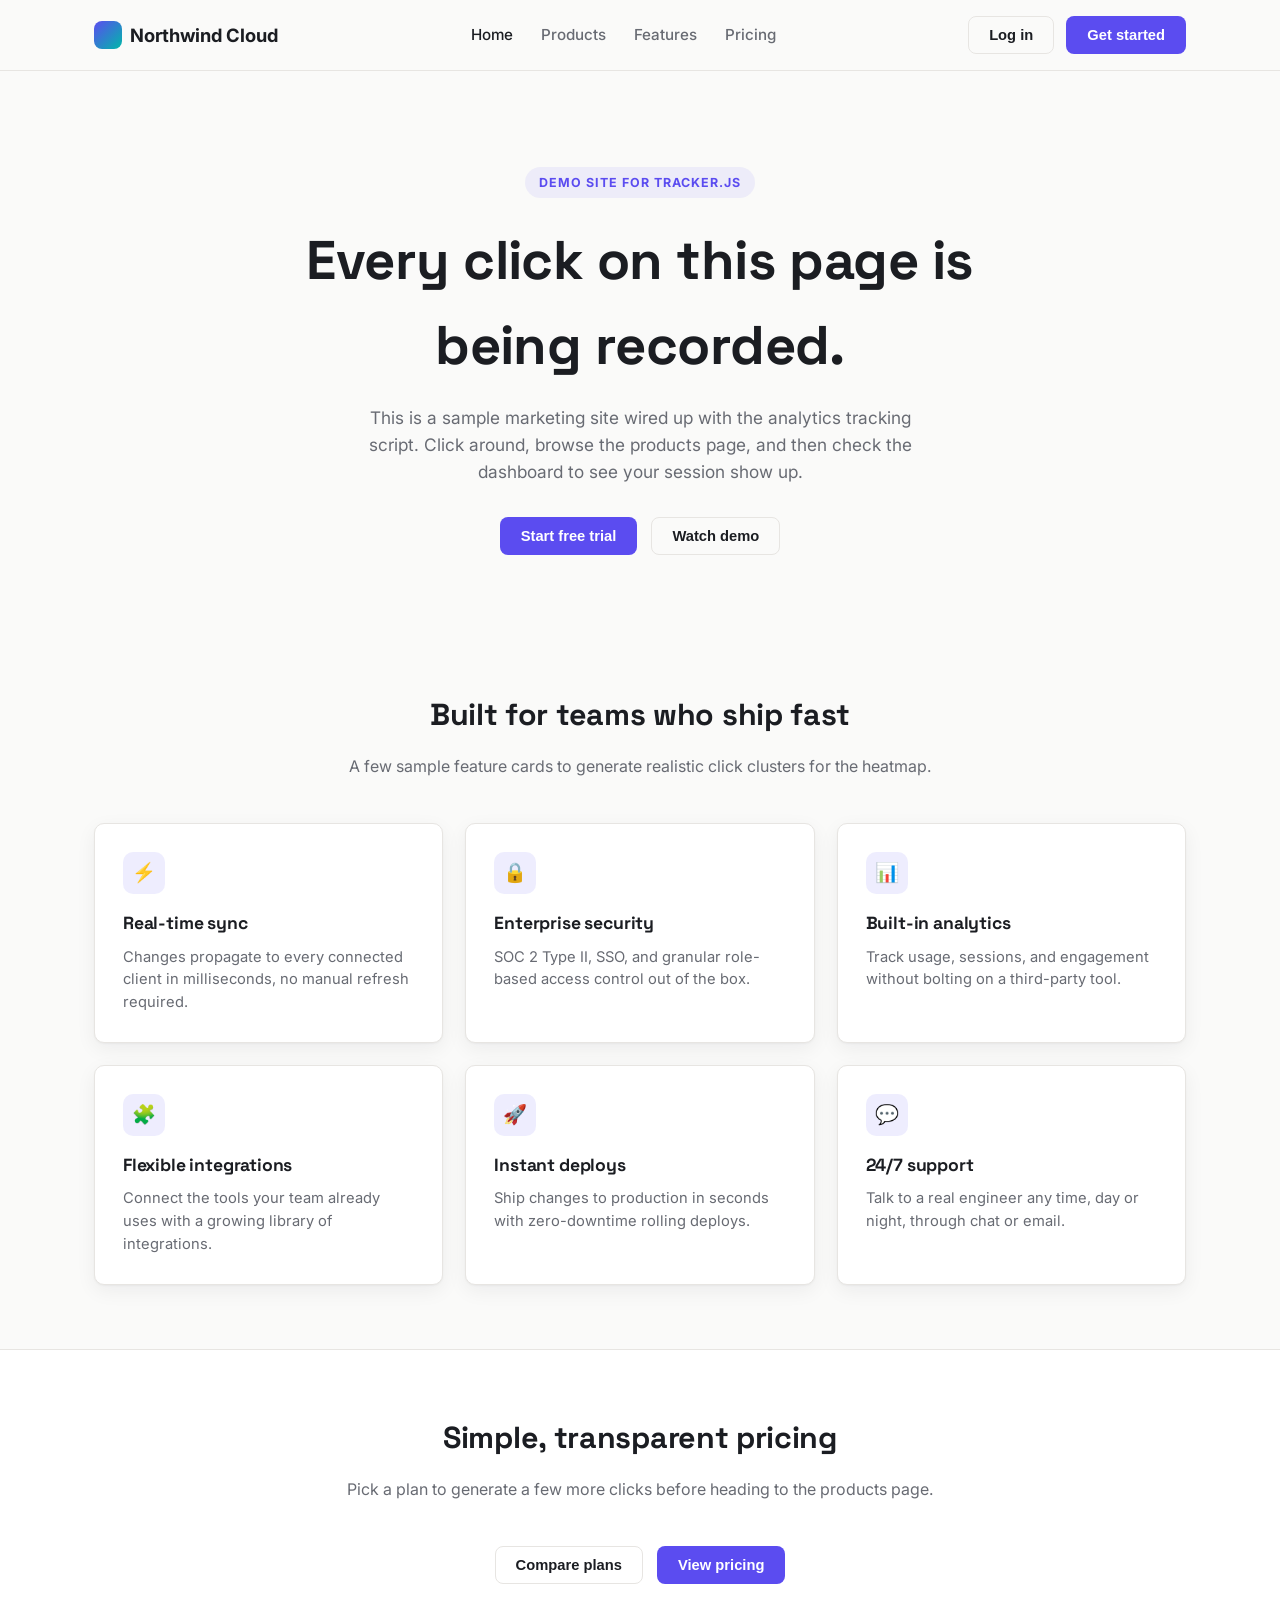
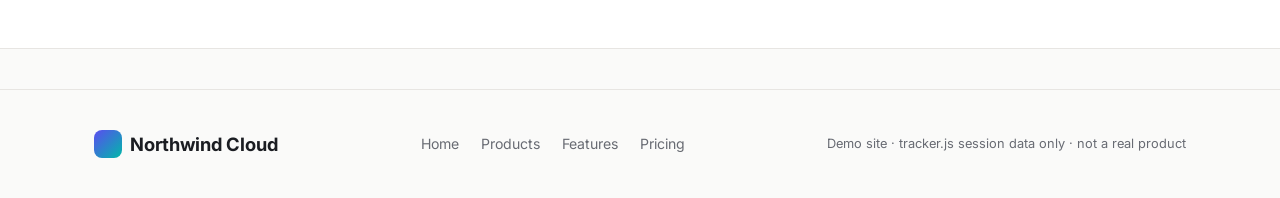
<file: index.html>
<!DOCTYPE html>
<html lang="en">
<head>
  <meta charset="UTF-8" />
  <meta name="viewport" content="width=device-width, initial-scale=1.0" />
  <title>Northwind Cloud — Demo Site</title>
  <link rel="preconnect" href="https://fonts.googleapis.com" />
  <link href="https://fonts.googleapis.com/css2?family=Space+Grotesk:wght@500;700&family=Inter:wght@400;500;600;700&display=swap" rel="stylesheet" />
  <link rel="stylesheet" href="style.css" />
</head>
<body>

  <nav class="navbar">
    <div class="navbar-inner">
      <a href="index.html" class="brand">
        <span class="brand-mark"></span>
        Northwind Cloud
      </a>
      <div class="nav-links">
        <a href="index.html" class="active">Home</a>
        <a href="products.html">Products</a>
        <a href="#features">Features</a>
        <a href="#pricing">Pricing</a>
      </div>
      <div class="nav-cta">
        <button class="btn btn-secondary" type="button">Log in</button>
        <button class="btn btn-primary" type="button">Get started</button>
      </div>
    </div>
  </nav>

  <header class="hero">
    <div class="container">
      <span class="hero-eyebrow">Demo site for tracker.js</span>
      <h1>Every click on this page is being recorded.</h1>
      <p>This is a sample marketing site wired up with the analytics tracking script. Click around, browse the products page, and then check the dashboard to see your session show up.</p>
      <div class="hero-actions">
        <button class="btn btn-primary" type="button">Start free trial</button>
        <button class="btn btn-secondary" type="button">Watch demo</button>
      </div>
    </div>
  </header>

  <section class="section" id="features">
    <div class="container">
      <div class="section-header">
        <h2>Built for teams who ship fast</h2>
        <p>A few sample feature cards to generate realistic click clusters for the heatmap.</p>
      </div>
      <div class="card-grid">
        <div class="card">
          <div class="card-icon">⚡</div>
          <h3>Real-time sync</h3>
          <p>Changes propagate to every connected client in milliseconds, no manual refresh required.</p>
        </div>
        <div class="card">
          <div class="card-icon">🔒</div>
          <h3>Enterprise security</h3>
          <p>SOC 2 Type II, SSO, and granular role-based access control out of the box.</p>
        </div>
        <div class="card">
          <div class="card-icon">📊</div>
          <h3>Built-in analytics</h3>
          <p>Track usage, sessions, and engagement without bolting on a third-party tool.</p>
        </div>
        <div class="card">
          <div class="card-icon">🧩</div>
          <h3>Flexible integrations</h3>
          <p>Connect the tools your team already uses with a growing library of integrations.</p>
        </div>
        <div class="card">
          <div class="card-icon">🚀</div>
          <h3>Instant deploys</h3>
          <p>Ship changes to production in seconds with zero-downtime rolling deploys.</p>
        </div>
        <div class="card">
          <div class="card-icon">💬</div>
          <h3>24/7 support</h3>
          <p>Talk to a real engineer any time, day or night, through chat or email.</p>
        </div>
      </div>
    </div>
  </section>

  <section class="section" id="pricing" style="background:var(--color-surface); border-top:1px solid var(--color-border); border-bottom:1px solid var(--color-border);">
    <div class="container">
      <div class="section-header">
        <h2>Simple, transparent pricing</h2>
        <p>Pick a plan to generate a few more clicks before heading to the products page.</p>
      </div>
      <div class="hero-actions">
        <button class="btn btn-secondary" type="button">Compare plans</button>
        <button class="btn btn-primary" type="button">View pricing</button>
      </div>
    </div>
  </section>

  <footer class="footer">
    <div class="container footer-inner">
      <div class="brand">
        <span class="brand-mark"></span>
        Northwind Cloud
      </div>
      <div class="footer-links">
        <a href="index.html">Home</a>
        <a href="products.html">Products</a>
        <a href="#features">Features</a>
        <a href="#pricing">Pricing</a>
      </div>
      <div class="footer-note">Demo site &middot; tracker.js session data only &middot; not a real product</div>
    </div>
  </footer>

  <script type="module" src="./tracker.js" data-api-url="http://localhost:5000/api/events"></script>
</body>
</html>
</file>
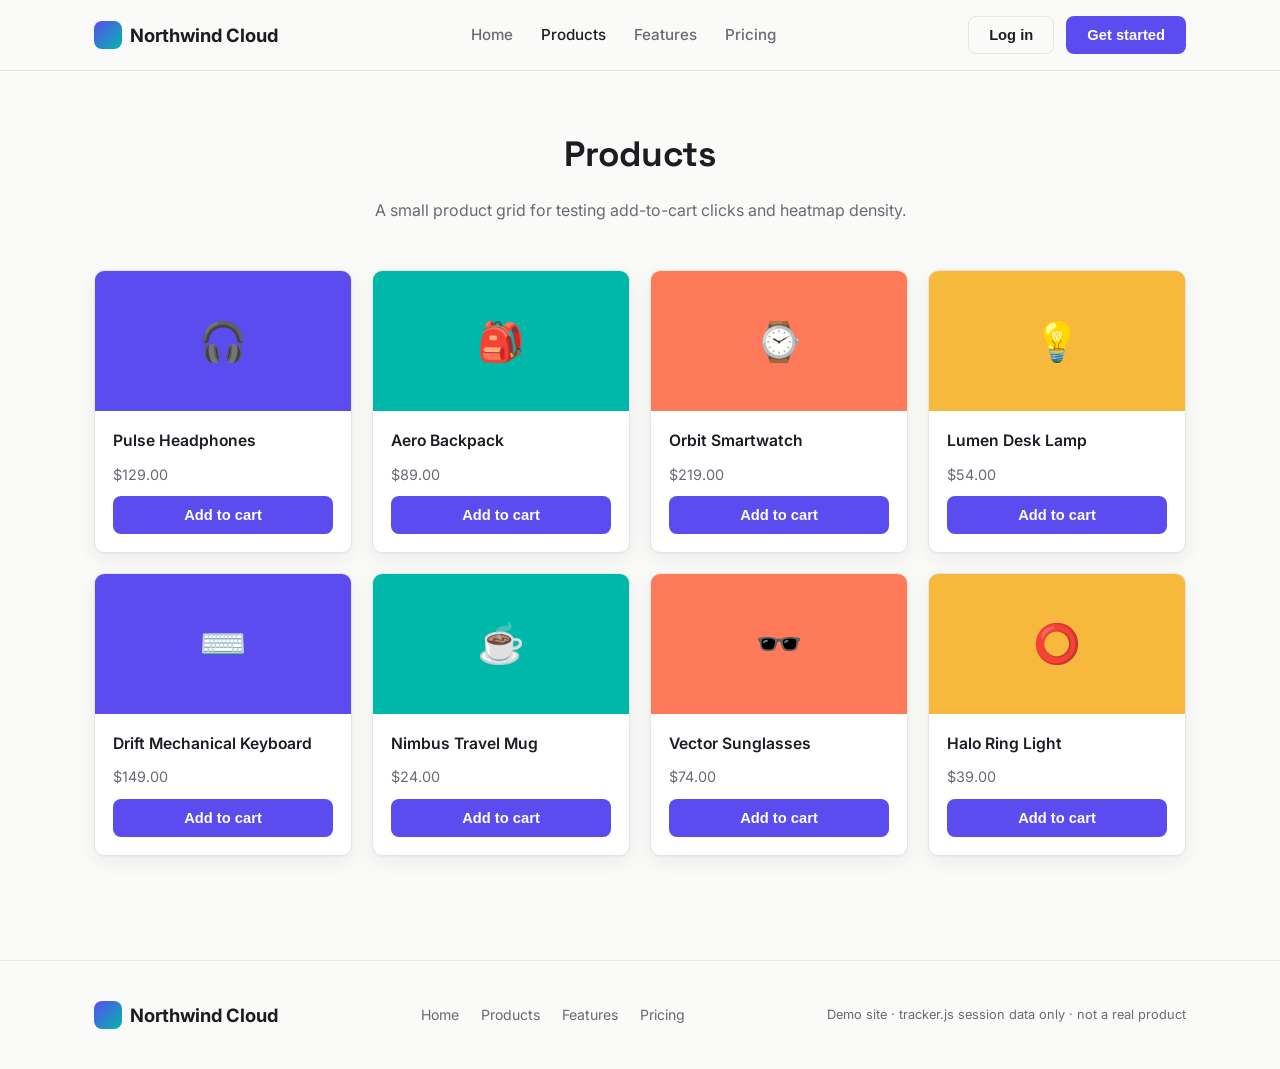
<file: products.html>
<!DOCTYPE html>
<html lang="en">
<head>
  <meta charset="UTF-8" />
  <meta name="viewport" content="width=device-width, initial-scale=1.0" />
  <title>Products — Northwind Cloud</title>
  <link rel="preconnect" href="https://fonts.googleapis.com" />
  <link href="https://fonts.googleapis.com/css2?family=Space+Grotesk:wght@500;700&family=Inter:wght@400;500;600;700&display=swap" rel="stylesheet" />
  <link rel="stylesheet" href="style.css" />
</head>
<body>

  <nav class="navbar">
    <div class="navbar-inner">
      <a href="index.html" class="brand">
        <span class="brand-mark"></span>
        Northwind Cloud
      </a>
      <div class="nav-links">
        <a href="index.html">Home</a>
        <a href="products.html" class="active">Products</a>
        <a href="index.html#features">Features</a>
        <a href="index.html#pricing">Pricing</a>
      </div>
      <div class="nav-cta">
        <button class="btn btn-secondary" type="button">Log in</button>
        <button class="btn btn-primary" type="button">Get started</button>
      </div>
    </div>
  </nav>

  <header class="page-header">
    <div class="container">
      <h1>Products</h1>
      <p>A small product grid for testing add-to-cart clicks and heatmap density.</p>
    </div>
  </header>

  <section class="section" style="padding-top: 0;">
    <div class="container">
      <div class="product-grid" id="product-grid">
        <!-- product cards are rendered below -->
      </div>
    </div>
  </section>

  <footer class="footer">
    <div class="container footer-inner">
      <div class="brand">
        <span class="brand-mark"></span>
        Northwind Cloud
      </div>
      <div class="footer-links">
        <a href="index.html">Home</a>
        <a href="products.html">Products</a>
        <a href="index.html#features">Features</a>
        <a href="index.html#pricing">Pricing</a>
      </div>
      <div class="footer-note">Demo site &middot; tracker.js session data only &middot; not a real product</div>
    </div>
  </footer>

  <script>
    // Render product cards from data so the markup stays short and the
    // "add to cart" buttons all share consistent click behavior.
    var PRODUCTS = [
      { name: 'Pulse Headphones', price: '$129.00', color: '#5b4cf0', icon: '🎧' },
      { name: 'Aero Backpack', price: '$89.00', color: '#00b8a9', icon: '🎒' },
      { name: 'Orbit Smartwatch', price: '$219.00', color: '#ff7a59', icon: '⌚' },
      { name: 'Lumen Desk Lamp', price: '$54.00', color: '#f6b93b', icon: '💡' },
      { name: 'Drift Mechanical Keyboard', price: '$149.00', color: '#5b4cf0', icon: '⌨️' },
      { name: 'Nimbus Travel Mug', price: '$24.00', color: '#00b8a9', icon: '☕' },
      { name: 'Vector Sunglasses', price: '$74.00', color: '#ff7a59', icon: '🕶️' },
      { name: 'Halo Ring Light', price: '$39.00', color: '#f6b93b', icon: '⭕' }
    ];

    var grid = document.getElementById('product-grid');

    PRODUCTS.forEach(function (product) {
      var card = document.createElement('div');
      card.className = 'product-card';
      card.innerHTML =
        '<div class="product-thumb" style="background:' + product.color + '">' + product.icon + '</div>' +
        '<div class="product-body">' +
          '<div class="product-title">' + product.name + '</div>' +
          '<div class="product-price">' + product.price + '</div>' +
          '<button class="btn btn-primary btn-block" type="button">Add to cart</button>' +
        '</div>';
      grid.appendChild(card);
    });

    // Light feedback so "Add to cart" feels real — purely cosmetic, the
    // click itself is what the tracker records.
    grid.addEventListener('click', function (e) {
      var btn = e.target.closest('button');
      if (!btn) return;
      var original = btn.textContent;
      btn.textContent = 'Added ✓';
      setTimeout(function () {
        btn.textContent = original;
      }, 1200);
    });
  </script>

  <script type="module" src="./tracker.js" data-api-url="http://localhost:5000/api/events"></script>
</body>
</html>
</file>
<file: style.css>
/* Demo site styles — a generic SaaS-style marketing site used purely to
   generate realistic click & page-view data for the tracker / dashboard. */

:root {
  --color-bg: #fafaf9;
  --color-surface: #ffffff;
  --color-border: #e7e5e2;
  --color-text: #1b1d22;
  --color-text-muted: #686b73;
  --color-primary: #5b4cf0;
  --color-primary-dark: #4538d8;
  --color-accent: #00b8a9;
  --radius: 10px;
  --shadow: 0 1px 2px rgba(20, 20, 30, 0.04), 0 6px 20px rgba(20, 20, 30, 0.06);
  --font-display: 'Space Grotesk', 'Segoe UI', sans-serif;
  --font-body: 'Inter', -apple-system, BlinkMacSystemFont, 'Segoe UI', sans-serif;
}

* {
  box-sizing: border-box;
}

body {
  margin: 0;
  font-family: var(--font-body);
  color: var(--color-text);
  background: var(--color-bg);
  line-height: 1.55;
}

h1, h2, h3 {
  font-family: var(--font-display);
  margin: 0;
  letter-spacing: -0.01em;
}

a {
  color: inherit;
  text-decoration: none;
}

.container {
  max-width: 1140px;
  margin: 0 auto;
  padding: 0 24px;
}

/* ---- Navbar ---- */

.navbar {
  position: sticky;
  top: 0;
  z-index: 50;
  background: rgba(250, 250, 249, 0.9);
  backdrop-filter: blur(8px);
  border-bottom: 1px solid var(--color-border);
}

.navbar-inner {
  display: flex;
  align-items: center;
  justify-content: space-between;
  padding: 16px 24px;
  max-width: 1140px;
  margin: 0 auto;
}

.brand {
  display: flex;
  align-items: center;
  gap: 8px;
  font-weight: 700;
  font-size: 1.15rem;
}

.brand-mark {
  width: 28px;
  height: 28px;
  border-radius: 8px;
  background: linear-gradient(135deg, var(--color-primary), var(--color-accent));
}

.nav-links {
  display: flex;
  gap: 28px;
  font-size: 0.95rem;
  font-weight: 500;
}

.nav-links a {
  color: var(--color-text-muted);
  transition: color 0.15s ease;
}

.nav-links a:hover,
.nav-links a.active {
  color: var(--color-text);
}

.nav-cta {
  display: flex;
  gap: 12px;
}

/* ---- Buttons ---- */

.btn {
  display: inline-flex;
  align-items: center;
  justify-content: center;
  gap: 8px;
  padding: 10px 20px;
  border-radius: 8px;
  font-weight: 600;
  font-size: 0.92rem;
  border: 1px solid transparent;
  cursor: pointer;
  transition: transform 0.1s ease, box-shadow 0.15s ease, background 0.15s ease;
}

.btn:active {
  transform: translateY(1px);
}

.btn-primary {
  background: var(--color-primary);
  color: #fff;
}

.btn-primary:hover {
  background: var(--color-primary-dark);
}

.btn-secondary {
  background: transparent;
  color: var(--color-text);
  border-color: var(--color-border);
}

.btn-secondary:hover {
  background: var(--color-surface);
  border-color: var(--color-text-muted);
}

.btn-block {
  width: 100%;
}

/* ---- Hero ---- */

.hero {
  padding: 96px 0 72px;
  text-align: center;
}

.hero-eyebrow {
  display: inline-block;
  font-size: 0.78rem;
  font-weight: 700;
  letter-spacing: 0.08em;
  text-transform: uppercase;
  color: var(--color-primary);
  background: rgba(91, 76, 240, 0.08);
  padding: 6px 14px;
  border-radius: 999px;
  margin-bottom: 20px;
}

.hero h1 {
  font-size: clamp(2.2rem, 5vw, 3.4rem);
  font-weight: 700;
  max-width: 760px;
  margin: 0 auto 18px;
}

.hero p {
  max-width: 560px;
  margin: 0 auto 32px;
  color: var(--color-text-muted);
  font-size: 1.08rem;
}

.hero-actions {
  display: flex;
  gap: 14px;
  justify-content: center;
}

/* ---- Cards ---- */

.section {
  padding: 64px 0;
}

.section-header {
  text-align: center;
  max-width: 600px;
  margin: 0 auto 44px;
}

.section-header h2 {
  font-size: 1.9rem;
  margin-bottom: 10px;
}

.section-header p {
  color: var(--color-text-muted);
}

.card-grid {
  display: grid;
  grid-template-columns: repeat(3, 1fr);
  gap: 22px;
}

.card {
  background: var(--color-surface);
  border: 1px solid var(--color-border);
  border-radius: var(--radius);
  padding: 28px;
  box-shadow: var(--shadow);
}

.card-icon {
  width: 42px;
  height: 42px;
  border-radius: 10px;
  background: rgba(91, 76, 240, 0.1);
  color: var(--color-primary);
  display: flex;
  align-items: center;
  justify-content: center;
  font-size: 1.2rem;
  margin-bottom: 16px;
}

.card h3 {
  font-size: 1.1rem;
  margin-bottom: 8px;
}

.card p {
  color: var(--color-text-muted);
  font-size: 0.92rem;
  margin: 0;
}

/* ---- Product grid ---- */

.product-grid {
  display: grid;
  grid-template-columns: repeat(4, 1fr);
  gap: 20px;
}

.product-card {
  background: var(--color-surface);
  border: 1px solid var(--color-border);
  border-radius: var(--radius);
  overflow: hidden;
  box-shadow: var(--shadow);
  display: flex;
  flex-direction: column;
}

.product-thumb {
  height: 140px;
  display: flex;
  align-items: center;
  justify-content: center;
  font-size: 2.4rem;
  color: #fff;
}

.product-body {
  padding: 18px;
  display: flex;
  flex-direction: column;
  gap: 10px;
  flex: 1;
}

.product-title {
  font-weight: 600;
  font-size: 0.98rem;
}

.product-price {
  color: var(--color-text-muted);
  font-size: 0.9rem;
}

.product-card .btn {
  margin-top: auto;
}

.page-header {
  padding: 56px 0 32px;
  text-align: center;
}

.page-header h1 {
  font-size: 2.2rem;
  margin-bottom: 10px;
}

.page-header p {
  color: var(--color-text-muted);
}

/* ---- Footer ---- */

.footer {
  border-top: 1px solid var(--color-border);
  padding: 40px 0;
  margin-top: 40px;
}

.footer-inner {
  display: flex;
  justify-content: space-between;
  align-items: center;
  flex-wrap: wrap;
  gap: 16px;
}

.footer-links {
  display: flex;
  gap: 22px;
  font-size: 0.88rem;
  color: var(--color-text-muted);
}

.footer-note {
  font-size: 0.8rem;
  color: var(--color-text-muted);
}

/* ---- Responsive ---- */

@media (max-width: 900px) {
  .card-grid {
    grid-template-columns: repeat(2, 1fr);
  }
  .product-grid {
    grid-template-columns: repeat(2, 1fr);
  }
}

@media (max-width: 640px) {
  .nav-links {
    display: none;
  }
  .card-grid {
    grid-template-columns: 1fr;
  }
  .product-grid {
    grid-template-columns: 1fr;
  }
  .hero {
    padding: 64px 0 48px;
  }
  .hero-actions {
    flex-direction: column;
  }
}
</file>
